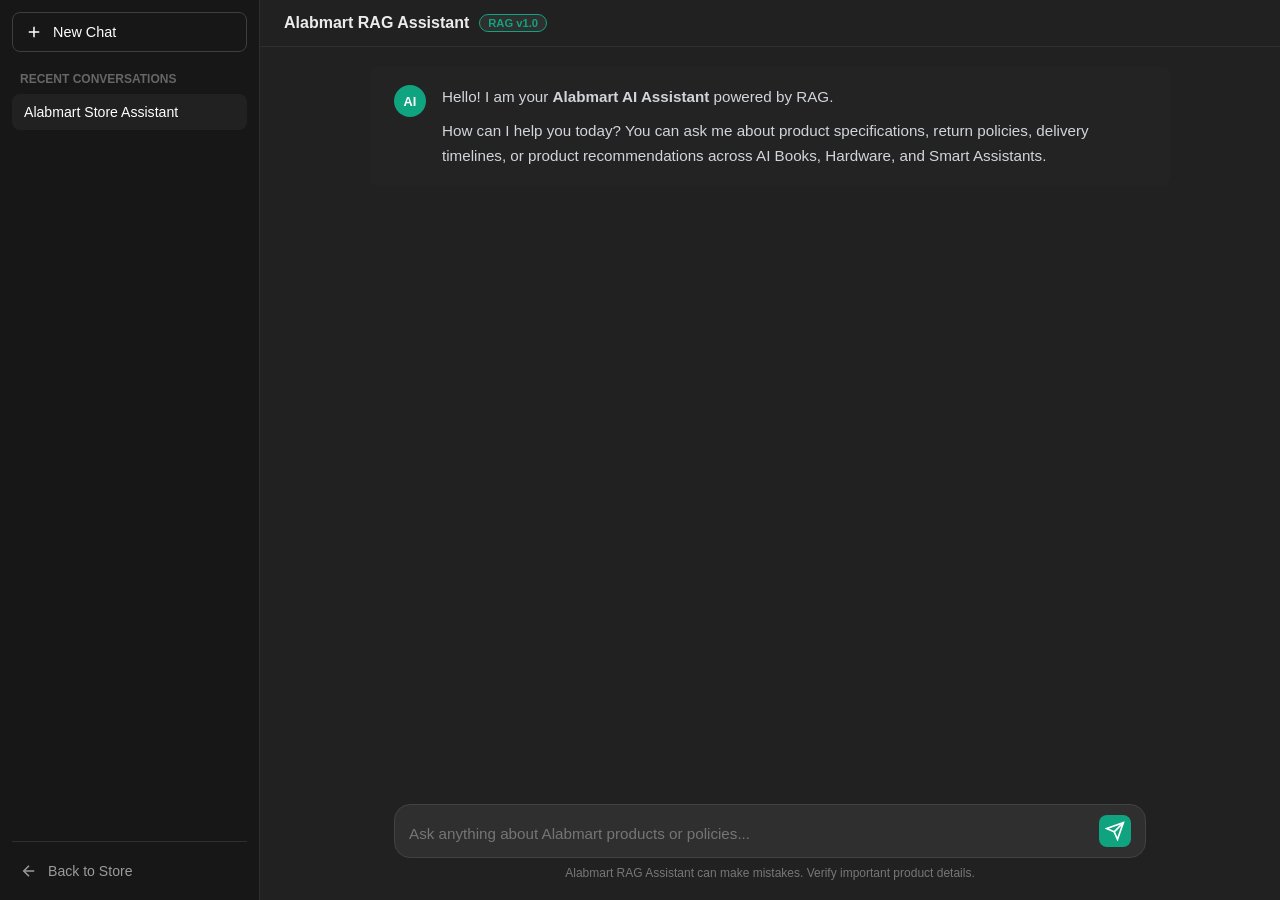
<file: frontend/llm.html>
<!DOCTYPE html>
<html lang="en">
<head>
  <meta charset="UTF-8">
  <meta name="viewport" content="width=device-width, initial-scale=1.0">
  <title>Alabmart Assistant | RAG Chat</title>
  <link rel="stylesheet" href="css/llm.css">
</head>
<body>

  <div class="chat-app">
    <!-- LEFT SIDEBAR: CHAT HISTORY -->
    <aside class="chat-sidebar" id="sidebar">
      <div class="sidebar-header">
        <button class="new-chat-btn" onclick="startNewChat()">
          <svg width="18" height="18" viewBox="0 0 24 24" fill="none" stroke="currentColor" stroke-width="2">
            <line x1="12" y1="5" x2="12" y2="19"></line>
            <line x1="5" y1="12" x2="19" y2="12"></line>
          </svg>
          New Chat
        </button>
      </div>

      <div class="chat-history">
        <div class="history-label">Recent Conversations</div>
        <ul id="historyList">
          <li class="history-item active">Alabmart Store Assistant</li>
        </ul>
      </div>

      <div class="sidebar-footer">
        <a href="index.html" class="back-store-btn">
          <svg width="18" height="18" viewBox="0 0 24 24" fill="none" stroke="currentColor" stroke-width="2">
            <line x1="19" y1="12" x2="5" y2="12"></line>
            <polyline points="12 19 5 12 12 5"></polyline>
          </svg>
          Back to Store
        </a>
      </div>
    </aside>

    <!-- MAIN CHAT INTERFACE AREA -->
    <main class="chat-main">
      
      <!-- TOP HEADER -->
      <header class="chat-topbar">
        <div class="model-selector">
          <span class="model-name">Alabmart RAG Assistant</span>
          <span class="model-badge">RAG v1.0</span>
        </div>
      </header>

      <!-- MESSAGES DISPLAY CONTAINER -->
      <div class="messages-container" id="messagesContainer">
        <!-- Default Welcome Message -->
        <div class="message assistant-message">
          <div class="avatar ai-avatar">AI</div>
          <div class="message-content">
            <p>Hello! I am your <strong>Alabmart AI Assistant</strong> powered by RAG.</p>
            <p>How can I help you today? You can ask me about product specifications, return policies, delivery timelines, or product recommendations across AI Books, Hardware, and Smart Assistants.</p>
          </div>
        </div>
      </div>

      <!-- INPUT BAR AREA -->
      <div class="input-container">
        <form id="chatForm" onsubmit="sendMessage(event)">
          <div class="input-box">
            <textarea 
              id="userInput" 
              placeholder="Ask anything about Alabmart products or policies..." 
              rows="1" 
              onkeydown="handleKeyDown(event)"></textarea>
            
            <button type="submit" id="sendBtn" class="send-btn">
              <svg width="20" height="20" viewBox="0 0 24 24" fill="none" stroke="currentColor" stroke-width="2">
                <line x1="22" y1="2" x2="11" y2="13"></line>
                <polygon points="22 2 15 22 11 13 2 9 22 2"></polygon>
              </svg>
            </button>
          </div>
        </form>
        <div class="input-footer">
          Alabmart RAG Assistant can make mistakes. Verify important product details.
        </div>
      </div>

    </main>
  </div>

  <script src="js/llm.js"></script>
</body>
</html>
</file>
<file: frontend/css/llm.css>
/* --- RESET & LAYOUT --- */
* {
  margin: 0;
  padding: 0;
  box-sizing: border-box;
  font-family: -apple-system, BlinkMacSystemFont, "Segoe UI", Roboto, Helvetica, Arial, sans-serif;
}

body, html {
  height: 100%;
  background-color: #212121;
  color: #ececec;
  overflow: hidden;
}

.chat-app {
  display: flex;
  height: 100vh;
  width: 100vw;
}

/* --- SIDEBAR --- */
.chat-sidebar {
  width: 260px;
  background-color: #171717;
  display: flex;
  flex-direction: column;
  border-right: 1px solid #2f2f2f;
  padding: 12px;
}

.sidebar-header {
  margin-bottom: 20px;
}

.new-chat-btn {
  width: 100%;
  display: flex;
  align-items: center;
  gap: 10px;
  padding: 10px 12px;
  background-color: transparent;
  border: 1px solid #3e3e3e;
  border-radius: 8px;
  color: #fff;
  font-size: 0.9rem;
  font-weight: 500;
  cursor: pointer;
  transition: background 0.2s;
}

.new-chat-btn:hover {
  background-color: #212121;
}

.chat-history {
  flex: 1;
  overflow-y: auto;
}

.history-label {
  font-size: 0.75rem;
  color: #666;
  font-weight: 600;
  margin-bottom: 8px;
  padding-left: 8px;
  text-transform: uppercase;
}

.chat-history ul {
  list-style: none;
}

.history-item {
  padding: 10px 12px;
  border-radius: 8px;
  font-size: 0.88rem;
  color: #b4b4b4;
  cursor: pointer;
  white-space: nowrap;
  overflow: hidden;
  text-overflow: ellipsis;
  margin-bottom: 4px;
}

.history-item.active, .history-item:hover {
  background-color: #212121;
  color: #fff;
}

.sidebar-footer {
  border-top: 1px solid #2f2f2f;
  padding-top: 12px;
}

.back-store-btn {
  display: flex;
  align-items: center;
  gap: 10px;
  color: #9b9b9b;
  text-decoration: none;
  font-size: 0.88rem;
  padding: 8px;
  border-radius: 6px;
  transition: all 0.2s;
}

.back-store-btn:hover {
  background-color: #212121;
  color: #fff;
}

/* --- MAIN CHAT CONTAINER --- */
.chat-main {
  flex: 1;
  display: flex;
  flex-direction: column;
  background-color: #212121;
  position: relative;
}

.chat-topbar {
  padding: 14px 24px;
  border-bottom: 1px solid #2f2f2f;
  display: flex;
  align-items: center;
}

.model-selector {
  display: flex;
  align-items: center;
  gap: 10px;
}

.model-name {
  font-size: 1rem;
  font-weight: 600;
  color: #ececec;
}

.model-badge {
  font-size: 0.7rem;
  background-color: #2f2f2f;
  color: #10a37f;
  padding: 2px 8px;
  border-radius: 12px;
  border: 1px solid #10a37f;
  font-weight: 600;
}

/* MESSAGES CANVAS */
.messages-container {
  flex: 1;
  overflow-y: auto;
  padding: 20px 0;
  display: flex;
  flex-direction: column;
}

.message {
  display: flex;
  gap: 16px;
  max-width: 800px;
  width: 100%;
  margin: 0 auto;
  padding: 18px 24px;
  border-radius: 8px;
}

.user-message {
  background-color: transparent;
}

.assistant-message {
  background-color: #2f2f2f33;
}

.avatar {
  width: 32px;
  height: 32px;
  border-radius: 50%;
  display: flex;
  align-items: center;
  justify-content: center;
  font-size: 0.8rem;
  font-weight: bold;
  flex-shrink: 0;
}

.user-avatar {
  background-color: #0071e3;
  color: #fff;
}

.ai-avatar {
  background-color: #10a37f;
  color: #fff;
}

.message-content {
  flex: 1;
  line-height: 1.6;
  font-size: 0.95rem;
  color: #d1d5db;
}

.message-content p {
  margin-bottom: 10px;
}

.message-content p:last-child {
  margin-bottom: 0;
}

/* INPUT SECTION */
.input-container {
  max-width: 800px;
  width: 100%;
  margin: 0 auto;
  padding: 0 24px 20px 24px;
}

.input-box {
  background-color: #2f2f2f;
  border: 1px solid #424242;
  border-radius: 16px;
  padding: 10px 14px;
  display: flex;
  align-items: flex-end;
  gap: 10px;
}

.input-box:focus-within {
  border-color: #666;
}

textarea {
  flex: 1;
  background: transparent;
  border: none;
  outline: none;
  color: #fff;
  font-size: 0.95rem;
  resize: none;
  max-height: 150px;
  min-height: 24px;
  line-height: 1.5;
}

.send-btn {
  background-color: #10a37f;
  border: none;
  color: white;
  border-radius: 8px;
  width: 32px;
  height: 32px;
  display: flex;
  align-items: center;
  justify-content: center;
  cursor: pointer;
  transition: opacity 0.2s;
}

.send-btn:hover {
  opacity: 0.85;
}

.input-footer {
  text-align: center;
  font-size: 0.75rem;
  color: #777;
  margin-top: 8px;
}
</file>
